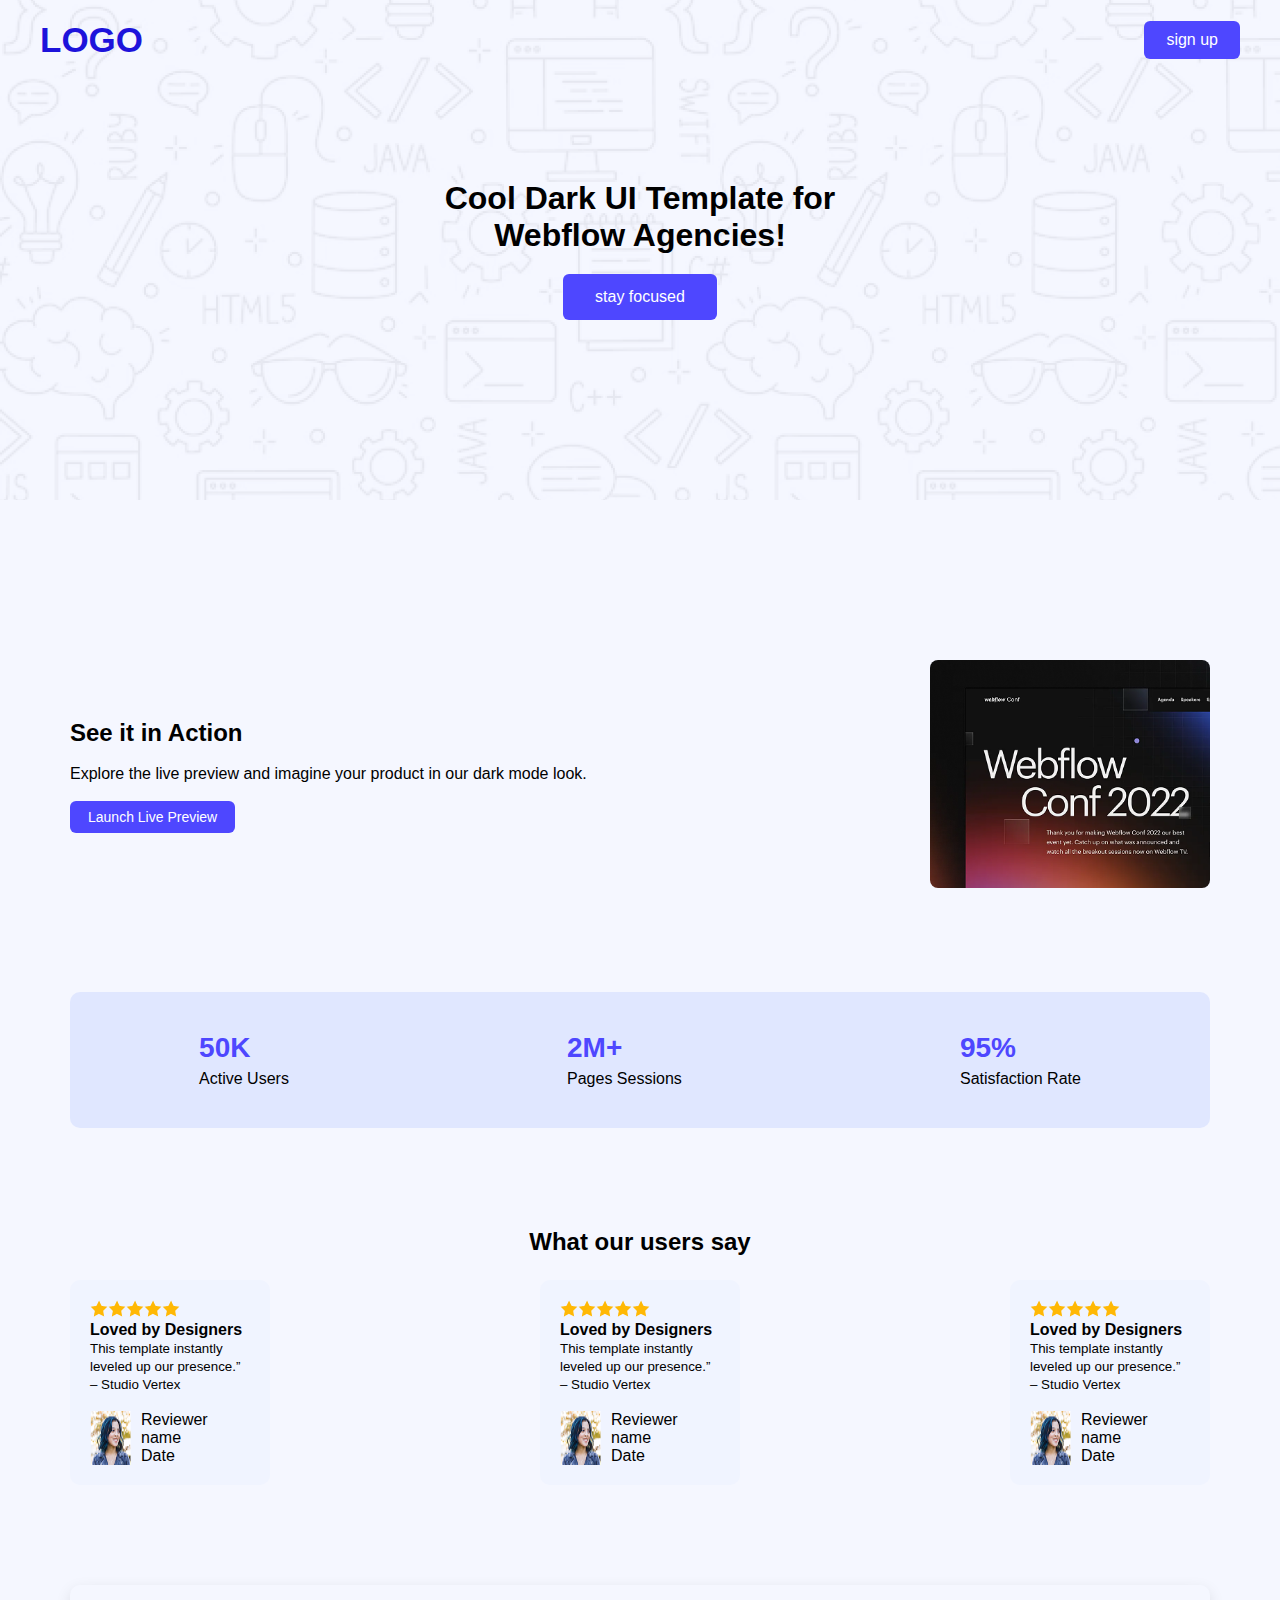
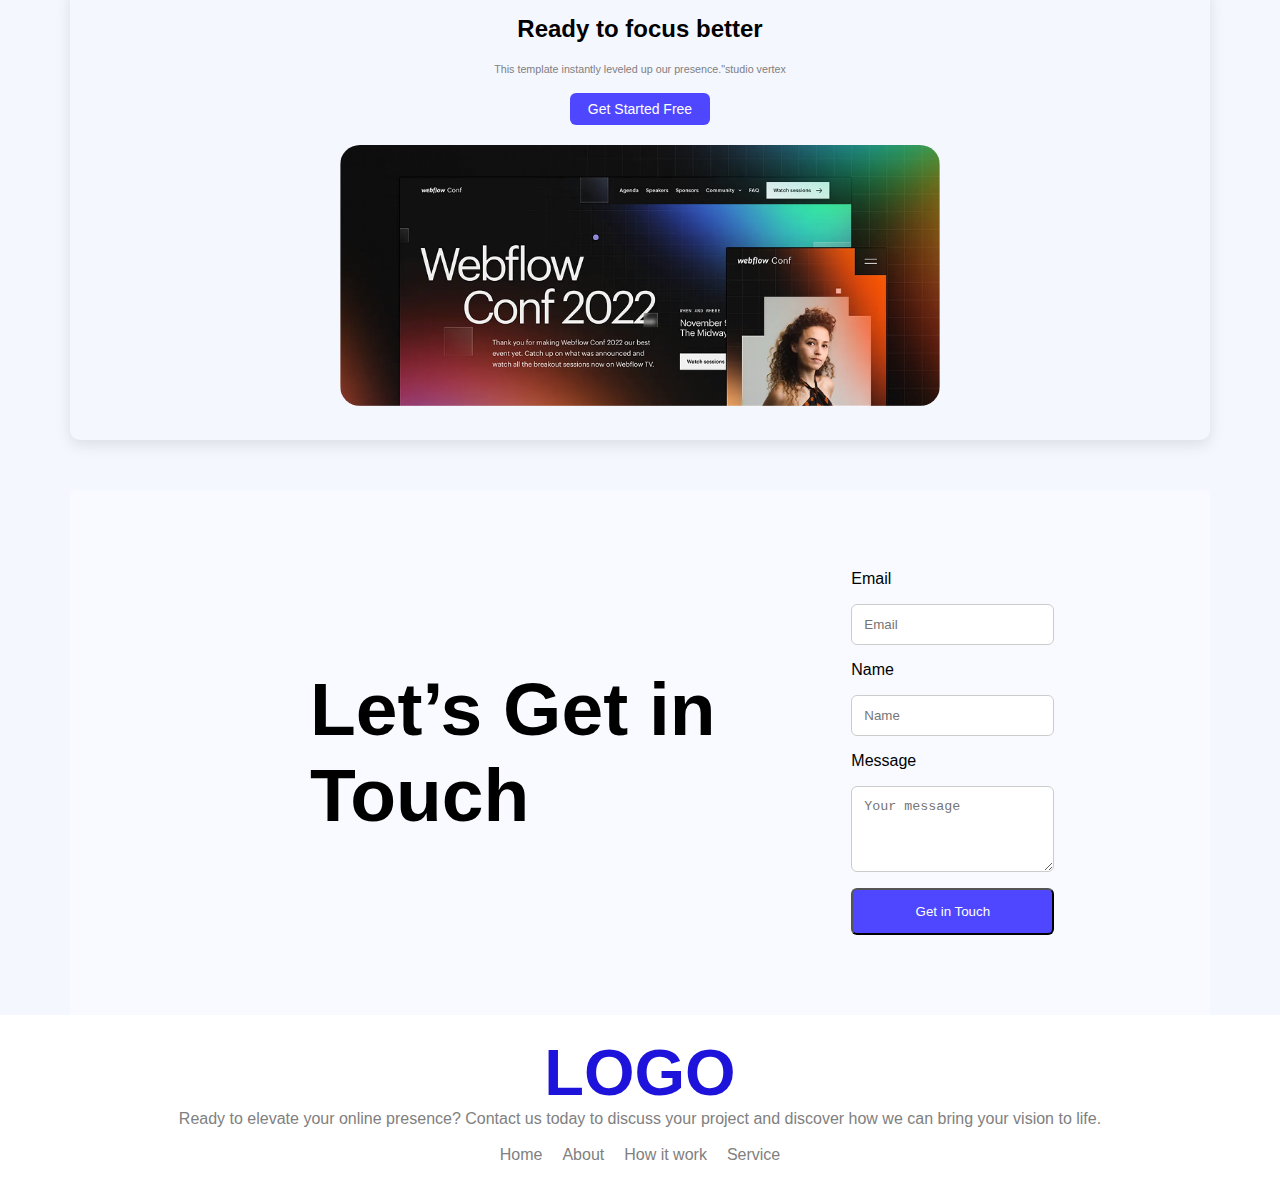
<file: index.html>
<!DOCTYPE html>
<html lang="en">
<head>
  <meta charset="UTF-8" />
  <meta name="viewport" content="width=device-width, initial-scale=1.0" />
  <title>Webflow Agency Template</title>
  <link rel="stylesheet" href="assignment.css" />
</head>
<body>
  
  <header><div class="header">
    <div class="logo">LOGO</div>
    <a href="#" class="btn header-btn">sign up</a>
  </div>
  <div class="header-text"><h1>Cool Dark UI Template for<br>Webflow Agencies!</h1>
    <a href="#" class="btn hero-btn">stay focused</a>
</div>
    
  </header>
<Main>
  <!-- Hero section -->
  <section class="hero">
    
  </section>

  
  <section class="showcase">
    <div class="text">
      <h2>See it in Action</h2> <br>
      <p>Explore the live preview and imagine your product in our dark mode look.</p><br>
      <a href="#" class="btn small-btn">Launch Live Preview</a>
    </div>
    <div class="image">
      <img src="wc-mini.png" alt="Demo video thumbnail" />
    </div>
  </section>

  
  <section class="stats">
    <div class="stat">
      <h3>50K</h3>
      <p>Active Users</p>
    </div>
    <div class="stat">
      <h3>2M+</h3>
      <p>Pages Sessions</p>
    </div>
    <div class="stat">
      <h3>95%</h3>
      <p>Satisfaction Rate</p>
    </div>
  </section>

  
  <section class="Show-card">
    <h2>What our users say</h2>
    <div class="cards">
      <div class="card">
        <p><img src="icon-star.png" alt=""><img src="icon-star.png" alt=""><img src="icon-star.png" alt=""><img src="icon-star.png" alt=""><img src="icon-star.png" alt=""></p>
        <h4>Loved by Designers</h4>
        <small>This template instantly leveled up our presence.” – Studio Vertex</small><br><br>
        <div class="hope">
            <img src="avatar.png" alt="Reviwer name">
            <div>Reviewer name <br><p>Date</p></div>
        </div>
      </div>
      <div class="card">
        <p><img src="icon-star.png" alt=""><img src="icon-star.png" alt=""><img src="icon-star.png" alt=""><img src="icon-star.png" alt=""><img src="icon-star.png" alt=""></p>
        <h4>Loved by Designers</h4>
        <small>This template instantly leveled up our presence.” – Studio Vertex</small><br><br>
        <div class="hope">
            <img src="avatar.png" alt="Reviwer name">
            <div>Reviewer name <br><p>Date</p></div>
        </div>
      </div>
      <div class="card">
        <p><img src="icon-star.png" alt=""><img src="icon-star.png" alt=""><img src="icon-star.png" alt=""><img src="icon-star.png" alt=""><img src="icon-star.png" alt=""></p>
        <h4>Loved by Designers</h4>
        <small>This template instantly leveled up our presence.” – Studio Vertex</small><br><br>
        <div class="hope">
            <img src="avatar.png" alt="Reviwer name">
            <div>Reviewer name <br><p>Date</p></div>
        </div>
      </div>
    </div>
  </section>
<!-- cp -->
  <section class="focus">
  <div class="focus-box">
    <h2>Ready to focus better</h2>
    <h6>This template instantly leveled up our presence."studio vertex</h6><br>
    <a href="#" class="btn small-btn">Get Started Free</a>
    <div class="focus-img">
      <img src="wc-big.png" alt="App focus" />
    </div>
  </div>
</section>

  
<!-- cp -->

  <section class="contact">
    <h1>Let’s Get in<br>Touch</h1>
    <form>
<label for="Email">Email</label>
      <input type="email" placeholder="Email" />
     <label for="Text">Name</label>
      <input type="text" placeholder="Name" />
      <label for="message">Message</label>
      <textarea placeholder="Your message" rows="4"></textarea>
      
      <button type="submit" class="btn form-btn">Get in Touch</button>
    </form>
  </section>
  </Main>

 
  <footer class="footer">
    <div class="pointer">LOGO</div>
    <p>Ready to elevate your online presence? Contact us today to discuss your project and discover how we can bring your vision to life.</p><br>
    <ul>
      <li><a href="www.kola.com"> Home</a></li>
      <li><a href="www.banana.com">About</a></li>
      <li><a href="www.happy.com">How it work</a></li>
      <li><a href="www.sad.com">Service</a></li>
    </ul>
    
  </footer>
</body>
</html>
</file>
<file: assignment.css>
* {
  margin: 0;
  padding: 0;
  box-sizing: border-box;
}

/* Body global styles */
body {
  font-family: 'Segoe UI', sans-serif;
  background: #f5f7ff;
  color: #000;
}
main{
    width: 1140px;
    margin:0 auto;
}
header{
    background-image: url(Hero-bg.png);
    background-position:cover;
    height: 500px;
    text-align: center;

}
.header-text{
    margin-top: 100px;
}
.hope{
    display: flex;
    gap: 10px;

}
.hope p{
    font-weight: lighter;
}

/* Header */
.header {
  display: flex;
  justify-content: space-between;
  align-items: center;
  padding: 20px 40px;
}
.image{
    border-radius:20px;
    border: 20px;
}

.logo {
  font-size: 35px;
  color: #1d13db;
  font-weight: bold;
}
.pointer { 
  font-size: 65px;
  color: #1d13db;
  font-weight: bold;
}
.header-btn {
  background: #4E47FF;
  color: #fff;
  padding: 10px 22px;
  border-radius: 6px;
  text-decoration: none;
}

/* Hero */
.hero {
  text-align: center;
  padding: 80px 20px;
}
.hero h1 {
  font-size: 36px;
}
.hero span {
  color: #4E47FF;
}
.hero-btn {
  margin-top: 20px;
  padding: 14px 32px;
}

/* Buttons */
.btn {
  display: inline-block;
  background: #4E47FF;
  color: #fff;
  border-radius: 6px;
  text-decoration: none;
  font-weight: 500;
}
.small-btn {
  padding: 8px 18px;
  font-size: 14px;
}


/* Showcase */
.showcase {
  display: flex;
  justify-content: space-between;
  align-items: center;
  
}
.header-btn:hover,
.hero-btn:hover,
.small-btn:hover,
.form-btn:hover{
  transition:2s ease ;
 transform:scale(1.3) ;
 background-color: yellow;
 color: black;
}

.showcase img {
  width: 280px;
  border-radius: 8px;
}

/* Stats */
.stats {
  display: flex;
  justify-content:space-around;
  gap: 60px;
  background: #e0e7ff;
  padding: 40px 20px;
  margin-top: 100px;
  border-radius: 10px;
}
.stat h3 {
  font-size: 28px;
  color:#4E47FF;
}
.stat p {
  margin-top: 6px;
}

/* Testimonials */
.Show-card{
 margin-top: 100px;
}
.Show-card h2{
  text-align: center;
}
.cards {
  display: flex;
  justify-content: space-between;
  margin-top: 24px;
}
.card {
  background: #f0f4ff;
  padding: 20px;
  border-radius: 10px;
  width: 200px;
}

/* Focus */
.focus {
  display: flex;
  justify-content: center;
  align-items: center;
  margin-top: 100px;
  
}
.focus-box h6{
    font-weight: lighter;
    color: gray;
    margin-top: 20px;
}
.focus-box {

  padding: 30px;
  border-radius: 10px;
  box-shadow: 0 5px 15px rgba(0, 0, 0, 0.1); /* subtle shadow */
  width: 100%;
  text-align: center;
}


/* fc */
.focus-img img {
  margin-top: 20px;
  width: 600px;
  border-radius: 20px;
  border: 40px;
}

/* Contact */
.contact {
  background: #f8faff;
  padding: 60px 20px;
  display: flex;
  align-items: center;
  margin-top: 50px;
  
  
}
.contact h1{
    margin-left: 220px;
    font-size:75px;
    font-weight:bold;
}
.contact form {
  max-width: 420px;
  margin: auto;
  display: flex;
  flex-direction: column;
  gap: 16px;
}
.contact input,
.contact textarea {
  padding: 12px;
  border: 1px solid #ccc;
  border-radius: 6px;
}
.form-btn {
  padding: 14px;
}
form {
  max-width: 400px;
  margin: 40px auto;
  padding: 20px;
}


/* Footer */
.footer {
  text-align: center;
  padding: 20px;
  background: #fff;
  color: gray;
  font-weight: lighter;
  margin: auto;
  
}
.footer ul{
  display: flex;
  gap: 20px;
  justify-content: center;
  list-style: none;
  
}
.footer li a {
text-decoration: none;
color: gray;
}
</file>
